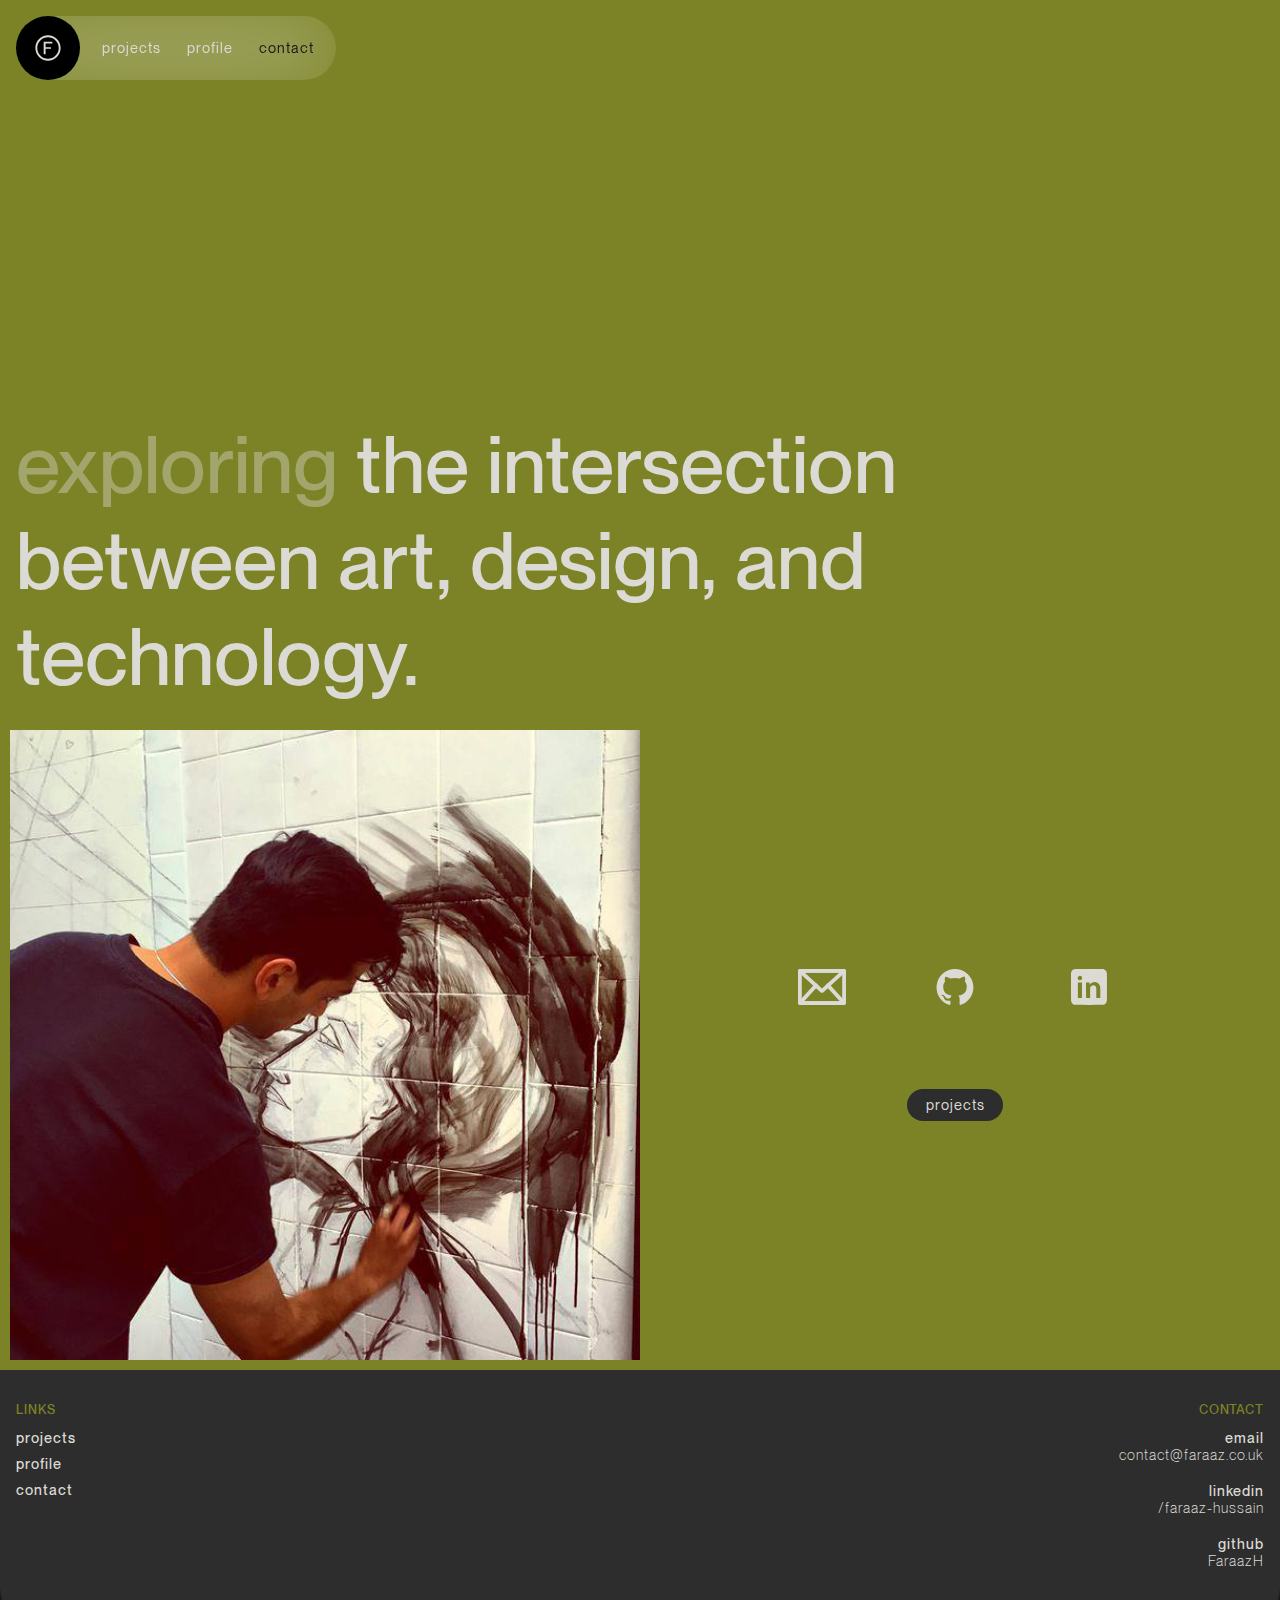
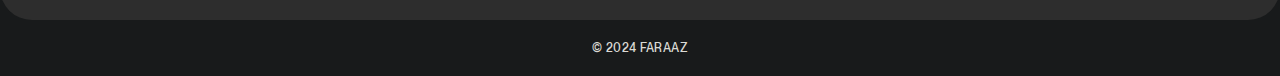
<file: html/contact.html>
<!DOCTYPE html>
<html lang="en">

<head>
    <meta charset="UTF-8">
    <meta http-equiv="X-UA-Compatible" content="IE=edge">
    <meta name="viewport" content="width=device-width, initial-scale=1.0">
    <title>Portfolio</title>
    <link rel="stylesheet" href="/scss/contact.css">
    <link rel="icon" href="/content/logoTab.svg">
</head>

<body>

    <!--NAVIGATION-->
        <nav> 
   
            <svg class="navLogo" xmlns="http://www.w3.org/2000/svg" viewBox="0 0 271.54 271.54">
                <circle cx="135.77" cy="135.77" r="135.77"/>
                <path d="M135.77,189.39c-29.57,0-53.63-24.06-53.63-53.62s24.06-53.63,53.63-53.63,53.63,24.06,53.63,53.63-24.06,53.63-53.63,53.63h0ZM135.77,90.22c-25.12,0-45.55,20.43-45.55,45.55s20.43,45.55,45.55,45.55,45.55-20.43,45.55-45.55-20.44-45.55-45.55-45.55Z" style="fill: #dcdad5;"/>
                <path d="M117.44,162.19v-52.84h36.66v7.02h-28.53v15.89h23.06v7.02h-23.06v22.91h-8.13Z" style="fill: #dcdad5;"/>
            </svg>
         
            <ul class="navLinks">
                <li><a class="homeNav" href="/index.html">projects</a></li>
                <li><a class="profileNav" href="/html/profile.html">profile</a></li>
                <li><a class="contactNav" href="/html/contact.html">contact</a></li>
            </ul>

            <div class="navBackDrop"></div>
        </nav>
               
    <!--MAIN-->
         <main>

        <!--HEADER-->
            <div class="header">
                <div class="headerTop">
                    <div class="headerTopText">
                        <p><span class="exploring">exploring</span> the intersection between art, design, and technology.</p>
                    </div>
                </div>
            </div>

        <!--CONTAINER-->
            <div class="container"></div>

            <!--BASE-->
            <div class="base">

                <!--EXPLORING-->
                    <div class="base1">
                        <div class="base1Image">
                            <img src="/content/photos/10931326_10153291788506081_8447839214613676233_n.png">
                        </div>

                        <div class="base1Text">
                            <div class="base1TextInner">

                                <div class="contactLogos">

                                    <a href="mailto:contact@faraaz.co.uk" class="contactLogo">
                                        <svg class="emailLogo" xmlns="http://www.w3.org/2000/svg" viewBox="0 0 254.65 190.72">
                                            <path d="M244.65,190.72H10c-5.52,0-10-4.48-10-10V10C0,4.48,4.48,0,10,0h234.65c5.52,0,10,4.48,10,10v170.72c0,5.52-4.48,10-10,10ZM20,170.72h214.65V20H30c-5.52,0-10,4.48-10,10v140.72Z"/>
                                            <path d="M159.96,73.5l-14.79,13.45,76.75,83.77H32.73l76.75-83.77-14.8-13.45L2.63,173.96c-1.69,1.84-2.63,4.25-2.63,6.75h0c0,5.53,4.48,10,10,10h234.65c5.52,0,10-4.48,10-10v-3.89l-94.69-103.33Z"/>
                                            <path d="M244.65,0H10C4.48,0,0,4.48,0,10h0c0,2.82,1.19,5.5,3.27,7.4l117.32,106.7c3.81,3.47,9.64,3.47,13.45,0L251.38,17.4c2.08-1.89,3.27-4.58,3.27-7.4h0c0-5.52-4.48-10-10-10ZM35.86,20h182.93l-91.46,83.18L35.86,20Z"/>
                                        </svg>
                                    </a>

                                    <a href="https://github.com/FaraazH" class="contactLogo">
                                        <svg class="githubLogo" xmlns="http://www.w3.org/2000/svg" viewBox="0 0 254.65 190.98">
                                            <path d="M29.51,91.75C34.28,20.93,111.04-22.41,174.31,12.08c51.69,28.19,66.92,96.09,31.86,143.82-10.64,14.48-29.1,29.38-46.56,34.43-3.49,1.01-6.17,1.28-7.77-2.58-.54-9.55.44-19.46-.06-28.97-.36-6.71-1.74-12.78-6.51-17.75,15.84-1.43,32.29-7.46,39.42-22.67,7.28-15.53,7.67-38.76-4.96-51.69,2.37-6.36,2.45-13.45.88-20.01-.24-.99-1.54-5.5-2.11-5.91-1.92-1.41-7.91.57-10.13,1.32-5.86,2-11.16,5.29-16.45,8.41-16.23-3.91-32.67-4.19-48.88.03-8.22-4.43-17.49-10.72-27.26-9.91-3.1,8.53-4.23,17.41-.89,26.07-11.66,12.05-12.01,31.64-6.91,46.76,6.45,19.1,22.57,25.55,41.36,27.78-3.8,3.56-5.19,8.3-6.36,13.21-7.82,2.98-16.53,3.96-23.24-1.95-3.96-3.49-5.61-8.76-9.95-12.2-3.42-2.71-10.18-6.04-14.15-3.07-1.13,2.14,4.83,5.41,6.13,6.5,9.15,7.72,6.9,20.03,20.53,23.79,1.77.49,4.01.83,5.84,1.04,4.91.56,9.91.54,14.7-.76-.74,5.84,1.12,12.86.35,18.5-.96,7.07-7.19,4.39-11.52,2.8-35.4-12.96-60.14-48.56-62.18-85.86v-11.46Z"/>
                                        </svg>
                                    </a>
                                   
                                    <a href="https://www.linkedin.com/in/faraaz-hussain/" class="contactLogo">
                                        <svg class="linkedinLogo" xmlns="http://www.w3.org/2000/svg" viewBox="0 0 254.65 190.98">
                                            <path d="M55.78.12L198.55,0c1.95,0,3.9.15,5.79.62.42.1.83.21,1.24.34,9.89,2.98,16.49,12.32,16.66,22.65.81,47.84.81,96,0,143.85-.17,10.01-6.44,19.09-15.94,22.22-.72.24-1.45.44-2.2.61-51.07.93-102.52.93-153.6,0-1.12-.25-2.21-.59-3.27-.99-8.92-3.43-14.68-12.16-14.9-21.71-1.09-47.71-.13-95.64-.42-143.43-.02-2.75.35-5.51,1.26-8.11,1.96-5.55,5.88-10.18,10.95-13.02,3.55-1.99,7.6-2.9,11.66-2.9ZM77.03,36.6c-13.68,1.87-12.96,22.48,1.44,23.09,17.38.74,16.55-25.56-1.44-23.09ZM187.36,154.34v-51.43c0-2.68-.17-5.37-.67-8-2.29-12.14-9.74-22.93-22.81-25.24-12.85-2.27-25.61,2.62-32.77,13.58l-1.14-12.16h-18.63l.76,83.25h21.29v-51.51c0-12.67,18.23-21.97,27.75-12.16,2.4,2.47,4.95,9.54,4.95,12.92v50.75h21.29ZM90.05,71.1h-21.67v83.25h21.1l.57-.57v-82.68Z"/>
                                        </svg>
                                    </a>
                                   
                                </div>

                                <div class="base1Button">
                                    <a href="/index.html">projects</a>
                                </div>
                            </div>
                        </div>
                    </div>

                <!--CONTACT-->
                    <div class="base2">
                        <div class="base2Text">
                            <div class="baseNav">
                                <p class="baseContactButton">LINKS</p>
                                <li><a class="homeNav" href="/index.html">projects</a></li>
                                <li><a class="profileNav" href="/html/profile.html">profile</a></li>
                                <li><a class="contactNav" href="/html/contact.html">contact</a></li>
                            </div>
                            
                            <div class="baseContact">
                                <p class="baseContactButton">CONTACT</p>

                                <div class="baseContactInner">
                                    <a href="mailto:contact@faraaz.co.uk">email</a>
                                    <p>contact@faraaz.co.uk</p>
                                </div>

                                <div class="baseContactInner">
                                    <a href="https://www.linkedin.com/in/faraaz-hussain/">linkedin</a>
                                    <p>/faraaz-hussain</p>
                                </div>

                                <div class="baseContactInner">
                                    <a href="https://github.com/FaraazH">github</a>
                                    <p>FaraazH</p>
                                </div>
                            </div>
                        </div>
                    </div>

                <!--COPYRIGHT-->
                    <div class="base3">
                        <p class="base3Text">© 2024 FARAAZ</p>
                    </div>
            </div>
    </main>

    <script src="/js/contact.js"></script>
</body>

</html>
</file>
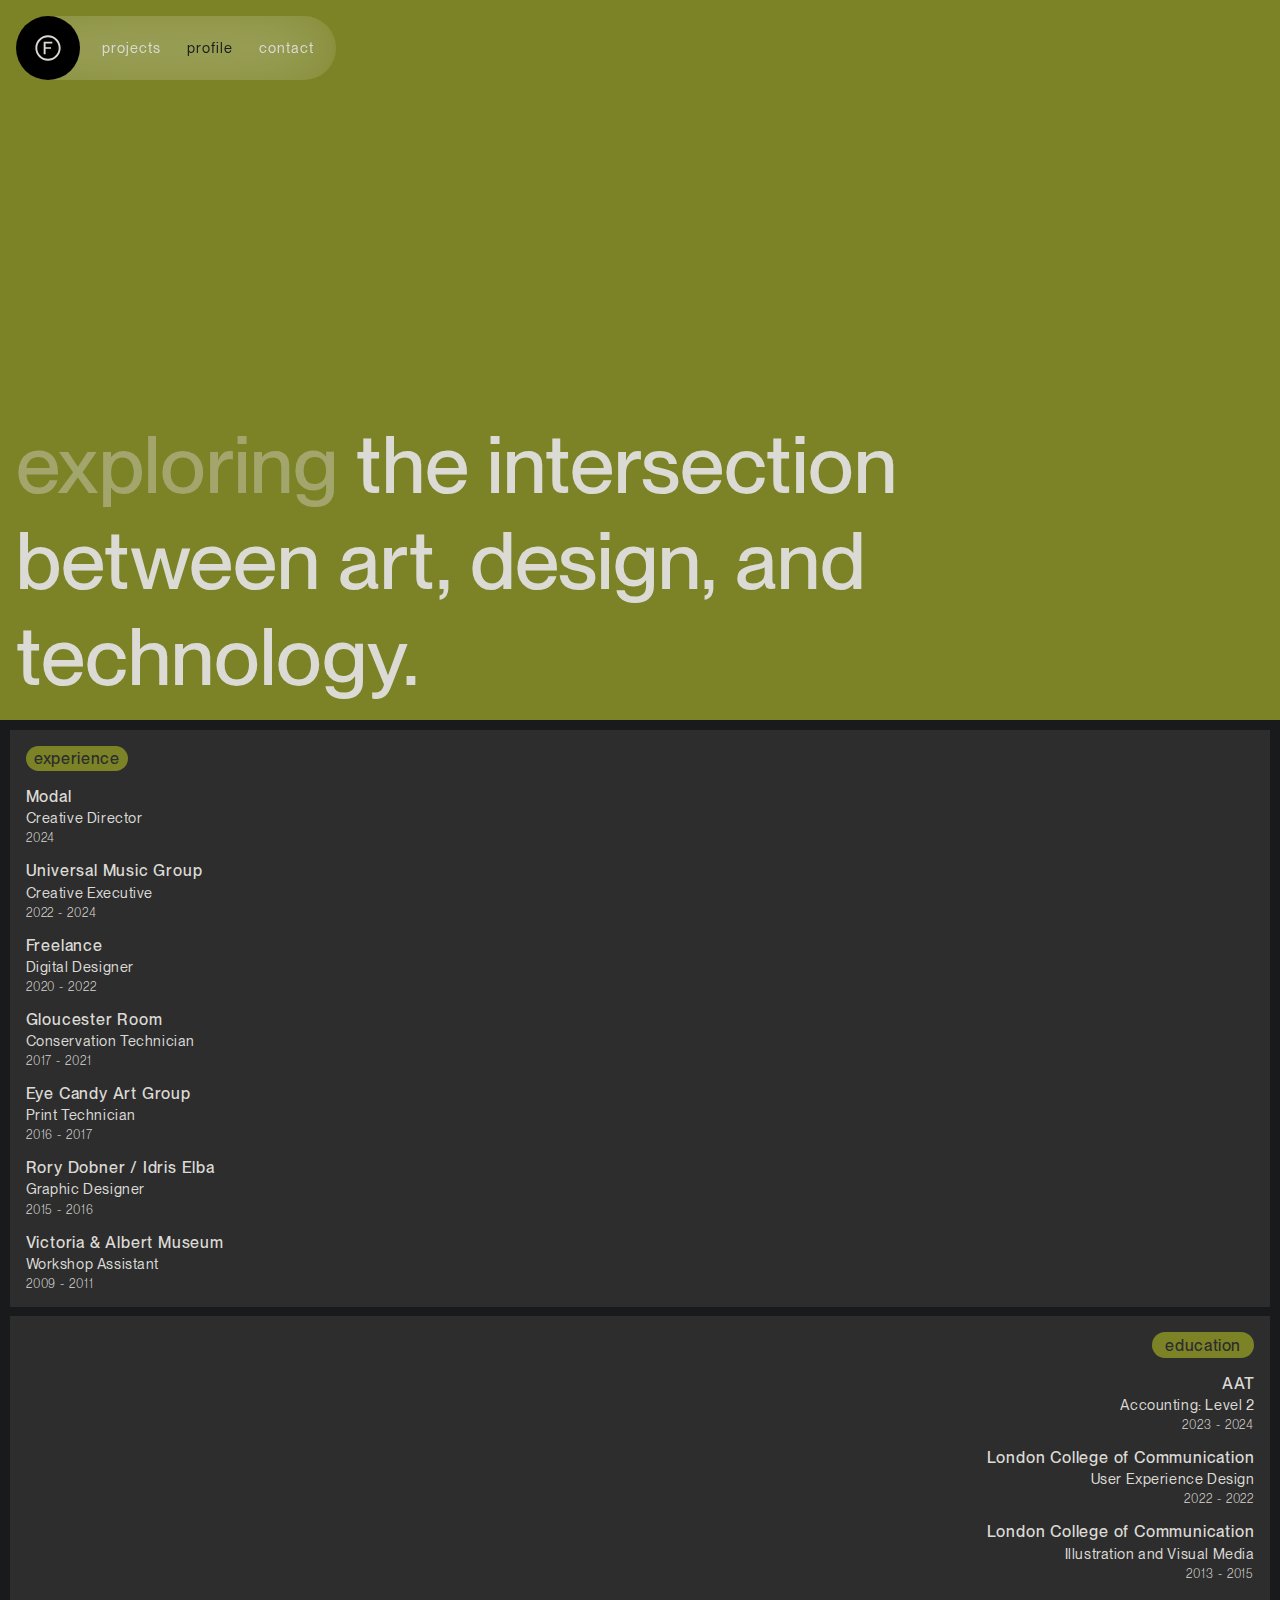
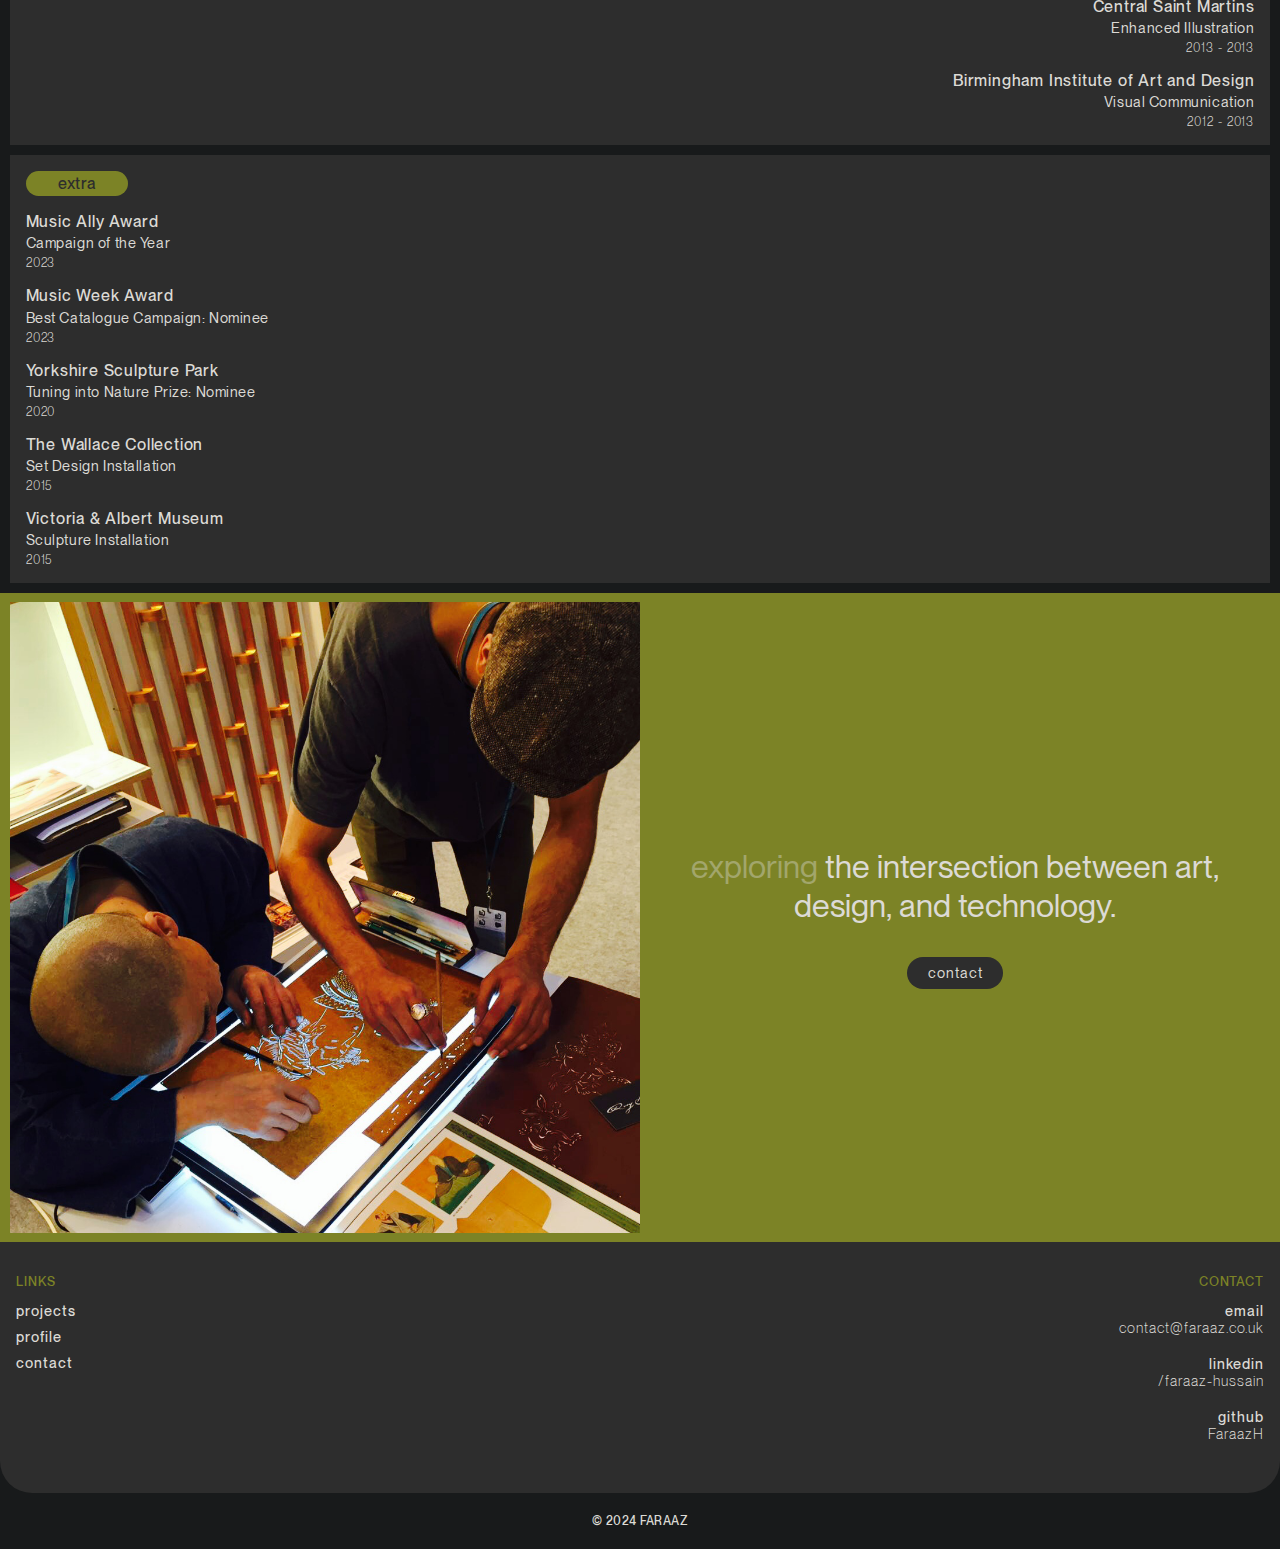
<file: html/profile.html>
<!DOCTYPE html>
<html lang="en">

<head>
    <meta charset="UTF-8">
    <meta http-equiv="X-UA-Compatible" content="IE=edge">
    <meta name="viewport" content="width=device-width, initial-scale=1.0">
    <title>Portfolio</title>
    <link rel="stylesheet" href="/scss/profile.css">
    <link rel="icon" href="/content/logoTab.svg">
</head>

<body>

      <!--NAVIGATION-->
      <nav> 
        <svg class="navLogo" xmlns="http://www.w3.org/2000/svg" viewBox="0 0 271.54 271.54">
            <circle cx="135.77" cy="135.77" r="135.77"/>
            <path d="M135.77,189.39c-29.57,0-53.63-24.06-53.63-53.62s24.06-53.63,53.63-53.63,53.63,24.06,53.63,53.63-24.06,53.63-53.63,53.63h0ZM135.77,90.22c-25.12,0-45.55,20.43-45.55,45.55s20.43,45.55,45.55,45.55,45.55-20.43,45.55-45.55-20.44-45.55-45.55-45.55Z" style="fill: #dcdad5;"/>
            <path d="M117.44,162.19v-52.84h36.66v7.02h-28.53v15.89h23.06v7.02h-23.06v22.91h-8.13Z" style="fill: #dcdad5;"/>
        </svg>
     
        <ul class="navLinks">
            <li><a class="homeNav" href="/index.html">projects</a></li>
            <li><a class="profileNav" href="/html/profile.html">profile</a></li>
            <li><a class="contactNav" href="/html/contact.html">contact</a></li>
        </ul>

        <div class="navBackDrop"></div>
    </nav>
               
    <!--MAIN-->
         <main>

        <!--HEADER-->
            <div class="header">
                <div class="headerTop">
                    <div class="headerTopText">
                        <p><span class="exploring">exploring</span> the intersection between art, design, and technology.</p>
                    </div>
                </div>
            </div>

        <!--CONTAINER-->
            <div class="container">
                <div class="containerInner">

                    <div class="con">

                        <!--EXPERIENCE-->
                        <div class="conBlock con1">

                            <div class="titleButton">
                                <p class="titleText">experience</p>
                            </div>

                            <div class="textCon">
                                <div class="subjectCon">
                                    <p class="subjectHeader">Modal</p>
                                    <p class="subjectText">Creative Director</p>
                                    <p class="subjectDate">2024</p>
                                </div>

                                <div class="subjectCon">
                                    <p class="subjectHeader">Universal Music Group</p>
                                    <p class="subjectText">Creative Executive</p>
                                    <p class="subjectDate">2022 - 2024</p>
                                </div>

                                <div class="subjectCon">
                                    <p class="subjectHeader">Freelance</p>
                                    <p class="subjectText">Digital Designer</p>
                                    <p class="subjectDate">2020 - 2022</p>
                                </div>

                                <div class="subjectCon">
                                    <p class="subjectHeader">Gloucester Room</p>
                                    <p class="subjectText">Conservation Technician</p>
                                    <p class="subjectDate">2017 - 2021</p>
                                </div>

                                <div class="subjectCon">
                                    <p class="subjectHeader">Eye Candy Art Group</p>
                                    <p class="subjectText">Print Technician</p>
                                    <p class="subjectDate">2016 - 2017</p>
                                </div>

                                <div class="subjectCon">
                                    <p class="subjectHeader">Rory Dobner / Idris Elba</p>
                                    <p class="subjectText">Graphic Designer</p>
                                    <p class="subjectDate">2015 - 2016</p>
                                </div>

                                <div class="subjectCon">
                                    <p class="subjectHeader">Victoria & Albert Museum</p>
                                    <p class="subjectText">Workshop Assistant</p>
                                    <p class="subjectDate">2009 - 2011</p>
                                </div>
                            </div>
                        </div>

                        <!--EDUCATION-->
                        <div class="conBlock con2">

                            <div class="titleButton">
                                <p class="titleText">education</p>
                            </div>

                            <div class="textCon">
                                <div class="subjectCon">
                                    <p class="subjectHeader">AAT</p>
                                    <p class="subjectText">Accounting: Level 2</p>
                                    <p class="subjectDate">2023 - 2024</p>
                                </div>

                                <div class="subjectCon">
                                    <p class="subjectHeader">London College of Communication</p>
                                    <p class="subjectText">User Experience Design</p>
                                    <p class="subjectDate">2022 - 2022</p>
                                </div>

                                <div class="subjectCon">
                                    <p class="subjectHeader">London College of Communication</p>
                                    <p class="subjectText">Illustration and Visual Media</p>
                                    <p class="subjectDate">2013 - 2015</p>
                                </div>

                                <div class="subjectCon">
                                    <p class="subjectHeader">Central Saint Martins</p>
                                    <p class="subjectText">Enhanced Illustration</p>
                                    <p class="subjectDate">2013 - 2013</p>
                                </div>

                                <div class="subjectCon">
                                    <p class="subjectHeader">Birmingham Institute of Art and Design</p>
                                    <p class="subjectText">Visual Communication</p>
                                    <p class="subjectDate">2012 - 2013</p>
                                </div>
                            </div>
                        
                        </div>
    
                        <!--EXTRA-->
                        <div class="conBlock con3">

                            <div class="titleButton">
                                <p class="titleText">extra</p>
                            </div>

                            <div class="textCon">
                                <div class="subjectCon">
                                    <p class="subjectHeader">Music Ally Award</p>
                                    <p class="subjectText">Campaign of the Year</p>
                                    <p class="subjectDate">2023</p>
                                </div>

                                <div class="subjectCon">
                                    <p class="subjectHeader">Music Week Award</p>
                                    <p class="subjectText">Best Catalogue Campaign: Nominee</p>
                                    <p class="subjectDate">2023</p>
                                </div>

                                <div class="subjectCon">
                                    <p class="subjectHeader">Yorkshire Sculpture Park</p>
                                    <p class="subjectText">Tuning into Nature Prize: Nominee</p>
                                    <p class="subjectDate">2020</p>
                                </div>

                                <div class="subjectCon">
                                    <p class="subjectHeader">The Wallace Collection</p>
                                    <p class="subjectText">Set Design Installation</p>
                                    <p class="subjectDate">2015</p>
                                </div>

                                <div class="subjectCon">
                                    <p class="subjectHeader">Victoria & Albert Museum</p>
                                    <p class="subjectText">Sculpture Installation</p>
                                    <p class="subjectDate">2015</p>
                                </div>
                            </div>
        
                    </div>

                    </div>
            </div>

            <!--BASE-->
            <div class="base">

                <!--EXPLORING-->
                    <div class="base1">
                        <div class="base1Image">
                            <img src="/content/photos/Artboard 1.png">
                        </div>

                        <div class="base1Text">
                            <div class="base1TextInner">
                                <p class="base1Description"><span class="exploring">exploring</span> the intersection between art, design, and technology.</p>
                                <div class="base1Button">
                                    <a href="/html/contact.html">contact</a>
                                </div>
                            </div>
                        </div>
                    </div>

                <!--CONTACT-->
                    <div class="base2">
                        <div class="base2Text">
                            <div class="baseNav">
                                <p class="baseContactButton">LINKS</p>
                                <li><a class="homeNav" href="/index.html">projects</a></li>
                                <li><a class="profileNav" href="/html/profile.html">profile</a></li>
                                <li><a class="contactNav" href="/html/contact.html">contact</a></li>
                            </div>
                            
                            <div class="baseContact">
                                <p class="baseContactButton">CONTACT</p>

                                <div class="baseContactInner">
                                    <a href="mailto:contact@faraaz.co.uk">email</a>
                                    <p>contact@faraaz.co.uk</p>
                                </div>

                                <div class="baseContactInner">
                                    <a href="https://www.linkedin.com/in/faraaz-hussain/">linkedin</a>
                                    <p>/faraaz-hussain</p>
                                </div>

                                <div class="baseContactInner">
                                    <a href="https://github.com/FaraazH">github</a>
                                    <p>FaraazH</p>
                                </div>
                            </div>
                        </div>
                    </div>

                <!--COPYRIGHT-->
                    <div class="base3">
                        <p class="base3Text">© 2024 FARAAZ</p>
                    </div>
            </div>
    </main>

    <script src="/js/profile.js"></script>
</body>

</html>
</file>
<file: scss/contact.css>
@font-face {
  font-family: "Thin";
  src: url("/content/fonts/PPNeueMontreal-Thin.woff2") format("woff2");
}
@font-face {
  font-family: "Light";
  src: url("/content/fonts/PPNeueMontreal-Light.woff2") format("woff2");
}
@font-face {
  font-family: "Medium";
  src: url("/content/fonts/PPNeueMontreal-Medium.woff2") format("woff2");
}
@font-face {
  font-family: "Regular";
  src: url("/content/fonts/PPNeueMontreal-Regular.woff2") format("woff2");
}
@font-face {
  font-family: "Bold";
  src: url("/content/fonts/PPNeueMontreal-Bold.woff2") format("woff2");
}
* {
  margin: 0;
  padding: 0;
  box-sizing: border-box;
  text-decoration: none;
}

html, body {
  background-color: #181a1b;
  -webkit-tap-highlight-color: rgba(255, 255, 255, 0);
  -webkit-user-select: none;
     -moz-user-select: none;
          user-select: none;
  width: 100%;
}

::-webkit-scrollbar {
  display: none;
}

nav {
  position: fixed;
  z-index: 2;
  margin-top: 1em;
  margin-left: 1em;
  width: 20em;
  display: grid;
  grid-template-columns: 4em 1fr;
  border-radius: 2em;
}
nav .navLogo {
  width: 4em;
}
nav .navLinks {
  padding: 0em 1.4em 0em;
  display: flex;
  flex-direction: row;
  align-items: center;
  justify-content: space-between;
  list-style: none;
}
nav .navLinks li a {
  color: #dcdad5;
  font-family: regular;
  letter-spacing: 0.07em;
  font-size: 0.9em;
}
nav .navLinks li .contactFill {
  color: #181a1b;
}
nav .navBackDrop {
  position: fixed;
  z-index: -1;
  width: 20em;
  height: 4em;
  border-radius: 2em;
  background: inherit;
  overflow: hidden;
}
nav .navBackDrop:before {
  content: "";
  position: absolute;
  z-index: -1;
  top: 0;
  left: 0;
  right: 0;
  bottom: 0;
  background: inherit;
  box-shadow: inset 0 0 2000px rgba(255, 255, 255, 0.5);
  filter: blur(40px);
  margin: -5px;
}

main .header {
  width: 100%;
  height: 30em;
}
main .header .headerTop {
  width: 100%;
  height: 100%;
  background-color: #7c8326;
  padding: 1em;
}
main .header .headerTop .headerTopText {
  width: 100%;
  height: 100%;
  display: flex;
  flex-direction: column;
  justify-content: end;
}
main .header .headerTop .headerTopText .exploring {
  color: #a2a66c;
  font-family: medium;
}
main .header .headerTop .headerTopText p {
  color: #dcdad5;
  font-family: medium;
  font-size: 2.8em;
}
main .base .base1 {
  background-color: #7c8326;
  display: grid;
  grid-template-columns: 1fr;
  padding: 0.6em;
}
main .base .base1 .base1Image img {
  width: 100%;
  display: block;
}
main .base .base1 .base1Text {
  padding: 3em;
}
main .base .base1 .base1Text .base1TextInner {
  width: 100%;
  display: flex;
  flex-direction: column;
  align-items: center;
  justify-content: space-between;
}
main .base .base1 .base1Text .base1TextInner .contactLogos {
  width: 100%;
  display: flex;
  flex-direction: row;
  justify-content: space-around;
  align-items: center;
}
main .base .base1 .base1Text .base1TextInner .contactLogo {
  width: 100%;
  max-width: 2.5em;
  margin-bottom: 3em;
  fill: #dcdad5;
}
main .base .base1 .base1Text .base1TextInner .base1Description {
  font-family: regular;
  text-align: center;
  color: #dcdad5;
  font-size: 1.5em;
  margin-bottom: 1em;
}
main .base .base1 .base1Text .base1TextInner .base1Description .exploring {
  color: #a2a66c;
}
main .base .base1 .base1Text .base1TextInner .base1Button {
  width: 5.8em;
  height: 2em;
  display: flex;
  flex-direction: column;
  justify-content: center;
  align-items: center;
  background-color: #2d2d2d;
  border-radius: 1em;
}
main .base .base1 .base1Text .base1TextInner .base1Button a {
  font-size: 0.9em;
  color: #dcdad5;
  font-family: regular;
  letter-spacing: 0.05em;
}
main .base .base2 {
  background-color: #2d2d2d;
  border-bottom-left-radius: 2em;
  border-bottom-right-radius: 2em;
  padding: 0.6em;
  padding-top: 1em;
}
main .base .base2 .base2Text {
  list-style: none;
  display: grid;
  grid-template-columns: 1fr 1fr;
}
main .base .base2 .base2Text .baseNav .baseContactButton {
  margin-bottom: 1em;
  font-size: 0.7em;
  color: #7c8326;
  font-family: medium;
  letter-spacing: 0.07em;
}
main .base .base2 .base2Text .baseNav li {
  margin-bottom: 0.5em;
}
main .base .base2 .base2Text .baseNav li a {
  font-size: 0.8em;
  color: #dcdad5;
  font-family: regular;
  letter-spacing: 0.07em;
}
main .base .base2 .base2Text .baseContact {
  display: flex;
  flex-direction: column;
  justify-content: center;
  align-items: end;
}
main .base .base2 .base2Text .baseContact .baseContactButton {
  margin-bottom: 1em;
  font-size: 0.7em;
  color: #7c8326;
  font-family: medium;
  letter-spacing: 0.07em;
}
main .base .base2 .base2Text .baseContact .baseContactInner {
  margin-bottom: 1em;
  display: flex;
  flex-direction: column;
  justify-content: center;
  align-items: end;
}
main .base .base2 .base2Text .baseContact .baseContactInner a {
  font-size: 0.8em;
  color: #dcdad5;
  font-family: regular;
  letter-spacing: 0.07em;
}
main .base .base2 .base2Text .baseContact .baseContactInner p {
  margin-bottom: 0.2em;
  font-size: 0.8em;
  color: #dcdad5;
  font-family: light;
  letter-spacing: 0.07em;
  text-decoration: none;
}
main .base .base3 {
  height: 7em;
  display: flex;
  flex-direction: row;
  justify-content: center;
  align-items: center;
}
main .base .base3 .base3Text {
  color: #dcdad5;
  font-family: regular;
  font-size: 0.75em;
  letter-spacing: 0.07em;
}

@media (min-width: 700px) {
  nav .navLinks {
    padding: 0em 1.4em 0em;
    display: flex;
    flex-direction: row;
    align-items: center;
    justify-content: space-between;
    list-style: none;
  }
  nav .navLinks li a:hover {
    color: #181a1b;
  }
  main .header {
    height: 45em;
  }
  main .header .headerTop .headerTopText {
    max-width: 900px;
  }
  main .header .headerTop .headerTopText p {
    font-size: 5em;
  }
  main .base .base1 {
    grid-template-columns: 1fr 1fr;
    align-items: center;
  }
  main .base .base1 .base1Text .base1TextInner .contactLogos {
    width: 75%;
    max-width: 35em;
    display: flex;
    flex-direction: row;
    justify-content: space-around;
    align-items: center;
  }
  main .base .base1 .base1Text .base1TextInner .contactLogo {
    width: 20%;
    max-width: 3em;
    margin-bottom: 5em;
    fill: #dcdad5;
  }
  main .base .base1 .base1Text .base1TextInner .contactLogo a:hover, main .base .base1 .base1Text .base1TextInner .contactLogo svg:hover {
    fill: #2d2d2d;
  }
  main .base .base1 .base1Text .base1TextInner .base1Description {
    font-size: 2em;
  }
  main .base .base1 .base1Text .base1TextInner .base1Button {
    width: 6em;
    height: 2em;
  }
  main .base .base1 .base1Text .base1TextInner .base1Button a {
    font-size: 0.9em;
    color: #dcdad5;
    font-family: regular;
    letter-spacing: 0.07em;
  }
  main .base .base1 .base1Text .base1TextInner .base1Button:hover {
    background-color: #dcdad5;
    cursor: pointer;
  }
  main .base .base1 .base1Text .base1TextInner .base1Button:hover a {
    color: #2d2d2d;
  }
  main .base .base2 {
    padding: 1em;
    padding-top: 2em;
    padding-bottom: 2em;
  }
  main .base .base2 .base2Text .baseNav .baseContactButton {
    font-size: 0.8em;
  }
  main .base .base2 .base2Text .baseNav li a {
    font-size: 0.9em;
    font-family: medium;
  }
  main .base .base2 .base2Text .baseNav li a:hover {
    color: #7c8326;
  }
  main .base .base2 .base2Text .baseContact .baseContactButton {
    font-size: 0.8em;
  }
  main .base .base2 .base2Text .baseContact .baseContactInner:hover {
    cursor: pointer;
  }
  main .base .base2 .base2Text .baseContact .baseContactInner a {
    font-size: 0.9em;
    font-family: medium;
    letter-spacing: 0.07em;
  }
  main .base .base2 .base2Text .baseContact .baseContactInner a:hover {
    color: #7c8326;
  }
  main .base .base2 .base2Text .baseContact .baseContactInner p {
    font-size: 0.9em;
    font-family: light;
    letter-spacing: 0.07em;
  }
  main .base .base3 {
    height: 3.5em;
  }
  main .base .base3 .base3Text {
    font-family: medium;
    font-size: 0.75em;
    letter-spacing: 0.04em;
  }
}/*# sourceMappingURL=contact.css.map */
</file>
<file: scss/profile.css>
@font-face {
  font-family: "Thin";
  src: url("/content/fonts/PPNeueMontreal-Thin.woff2") format("woff2");
}
@font-face {
  font-family: "Light";
  src: url("/content/fonts/PPNeueMontreal-Light.woff2") format("woff2");
}
@font-face {
  font-family: "Medium";
  src: url("/content/fonts/PPNeueMontreal-Medium.woff2") format("woff2");
}
@font-face {
  font-family: "Regular";
  src: url("/content/fonts/PPNeueMontreal-Regular.woff2") format("woff2");
}
@font-face {
  font-family: "Bold";
  src: url("/content/fonts/PPNeueMontreal-Bold.woff2") format("woff2");
}
* {
  margin: 0;
  padding: 0;
  box-sizing: border-box;
  text-decoration: none;
}

html, body {
  background-color: #181a1b;
  -webkit-tap-highlight-color: rgba(255, 255, 255, 0);
  -webkit-user-select: none;
     -moz-user-select: none;
          user-select: none;
  width: 100%;
}

::-webkit-scrollbar {
  display: none;
}

nav {
  position: fixed;
  z-index: 2;
  margin-top: 1em;
  margin-left: 1em;
  width: 20em;
  display: grid;
  grid-template-columns: 4em 1fr;
  border-radius: 2em;
}
nav .navLogo {
  width: 4em;
}
nav .navLinks {
  padding: 0em 1.4em 0em;
  display: flex;
  flex-direction: row;
  align-items: center;
  justify-content: space-between;
  list-style: none;
}
nav .navLinks li a {
  color: #dcdad5;
  font-family: regular;
  letter-spacing: 0.07em;
  font-size: 0.9em;
}
nav .navLinks li .contactFill {
  color: #181a1b;
}
nav .navBackDrop {
  position: fixed;
  z-index: -1;
  width: 20em;
  height: 4em;
  border-radius: 2em;
  background: inherit;
  overflow: hidden;
}
nav .navBackDrop:before {
  content: "";
  position: absolute;
  z-index: -1;
  top: 0;
  left: 0;
  right: 0;
  bottom: 0;
  background: inherit;
  box-shadow: inset 0 0 2000px rgba(255, 255, 255, 0.5);
  filter: blur(40px);
  margin: -5px;
}

main .header {
  width: 100%;
  height: 30em;
}
main .header .headerTop {
  width: 100%;
  height: 100%;
  background-color: #7c8326;
  padding: 1em;
}
main .header .headerTop .headerTopText {
  width: 100%;
  height: 100%;
  display: flex;
  flex-direction: column;
  justify-content: end;
}
main .header .headerTop .headerTopText .exploring {
  color: #a2a66c;
  font-family: medium;
}
main .header .headerTop .headerTopText p {
  color: #dcdad5;
  font-family: medium;
  font-size: 2.8em;
}
main .container .containerInner {
  margin: 0.6em;
}
main .container .containerInner .con .conBlock {
  padding: 1em;
  margin-bottom: 0.6em;
  background-color: #2d2d2d;
  display: flex;
  flex-direction: column;
  align-items: start;
}
main .container .containerInner .con .conBlock .titleButton {
  height: 1.5em;
  padding: 0.8em;
  display: flex;
  flex-direction: row;
  justify-content: center;
  align-items: center;
  border-radius: 1em;
  color: #2d2d2d;
  background-color: #7c8326;
}
main .container .containerInner .con .conBlock .titleButton .titleText {
  font-family: medium;
  font-size: 0.9em;
}
main .container .containerInner .con .conBlock .textCon {
  color: #dcdad5;
}
main .container .containerInner .con .conBlock .textCon .subjectCon {
  margin-top: 1em;
}
main .container .containerInner .con .conBlock .textCon .subjectCon .subjectHeader {
  font-family: medium;
  font-size: 1em;
  letter-spacing: 0.04em;
  margin-bottom: 0.2em;
}
main .container .containerInner .con .conBlock .textCon .subjectCon .subjectText {
  font-family: regular;
  font-size: 0.9em;
  letter-spacing: 0.04em;
  margin-bottom: 0.2em;
}
main .container .containerInner .con .conBlock .textCon .subjectCon .subjectDate {
  font-family: light;
  font-size: 0.7em;
  letter-spacing: 0.05em;
}
main .container .containerInner .con .con2 {
  padding: 1em;
  margin-bottom: 0.6em;
  background-color: #2d2d2d;
  display: flex;
  flex-direction: column;
  align-items: end;
}
main .container .containerInner .con .con2 .textCon {
  text-align: right;
}
main .base .base1 {
  background-color: #7c8326;
  display: grid;
  grid-template-columns: 1fr;
  padding: 0.6em;
}
main .base .base1 .base1Image img {
  width: 100%;
  display: block;
}
main .base .base1 .base1Text {
  padding: 3em;
}
main .base .base1 .base1Text .base1TextInner {
  width: 100%;
  display: flex;
  flex-direction: column;
  align-items: center;
  justify-content: space-between;
}
main .base .base1 .base1Text .base1TextInner .base1Description {
  font-family: regular;
  text-align: center;
  color: #dcdad5;
  font-size: 1.5em;
  margin-bottom: 1em;
}
main .base .base1 .base1Text .base1TextInner .base1Description .exploring {
  color: #a2a66c;
}
main .base .base1 .base1Text .base1TextInner .base1Button {
  width: 5.8em;
  height: 2em;
  display: flex;
  flex-direction: column;
  justify-content: center;
  align-items: center;
  background-color: #2d2d2d;
  border-radius: 1em;
}
main .base .base1 .base1Text .base1TextInner .base1Button a {
  font-size: 0.9em;
  color: #dcdad5;
  font-family: regular;
  letter-spacing: 0.05em;
}
main .base .base2 {
  background-color: #2d2d2d;
  border-bottom-left-radius: 2em;
  border-bottom-right-radius: 2em;
  padding: 0.6em;
  padding-top: 1em;
}
main .base .base2 .base2Text {
  list-style: none;
  display: grid;
  grid-template-columns: 1fr 1fr;
}
main .base .base2 .base2Text .baseNav .baseContactButton {
  margin-bottom: 1em;
  font-size: 0.7em;
  color: #7c8326;
  font-family: medium;
  letter-spacing: 0.07em;
}
main .base .base2 .base2Text .baseNav li {
  margin-bottom: 0.5em;
}
main .base .base2 .base2Text .baseNav li a {
  font-size: 0.8em;
  color: #dcdad5;
  font-family: regular;
  letter-spacing: 0.07em;
}
main .base .base2 .base2Text .baseContact {
  display: flex;
  flex-direction: column;
  justify-content: center;
  align-items: end;
}
main .base .base2 .base2Text .baseContact .baseContactButton {
  margin-bottom: 1em;
  font-size: 0.7em;
  color: #7c8326;
  font-family: medium;
  letter-spacing: 0.07em;
}
main .base .base2 .base2Text .baseContact .baseContactInner {
  margin-bottom: 1em;
  display: flex;
  flex-direction: column;
  justify-content: center;
  align-items: end;
}
main .base .base2 .base2Text .baseContact .baseContactInner p {
  margin-bottom: 0.2em;
  font-size: 0.8em;
  color: #dcdad5;
  font-family: regular;
  letter-spacing: 0.07em;
}
main .base .base2 .base2Text .baseContact .baseContactInner a {
  font-size: 0.8em;
  color: #dcdad5;
  font-family: light;
  letter-spacing: 0.07em;
}
main .base .base3 {
  height: 7em;
  display: flex;
  flex-direction: row;
  justify-content: center;
  align-items: center;
}
main .base .base3 .base3Text {
  color: #dcdad5;
  font-family: regular;
  font-size: 0.75em;
  letter-spacing: 0.07em;
}

@media (min-width: 700px) {
  nav .navLinks {
    padding: 0em 1.4em 0em;
    display: flex;
    flex-direction: row;
    align-items: center;
    justify-content: space-between;
    list-style: none;
  }
  nav .navLinks li a:hover {
    color: #181a1b;
  }
  main .header {
    height: 45em;
  }
  main .header .headerTop .headerTopText {
    max-width: 900px;
  }
  main .header .headerTop .headerTopText p {
    font-size: 5em;
  }
  main .container .containerInner .con .conBlock .titleButton {
    height: 1.5em;
    width: 6.4em;
  }
  main .container .containerInner .con .conBlock .titleButton .titleText {
    font-family: medium;
    font-size: 1em;
    letter-spacing: 0.04em;
  }
  main .container .containerInner .con .conBlock .textCon {
    color: #dcdad5;
  }
  main .container .containerInner .con .conBlock .textCon .subjectCon {
    margin-top: 1em;
  }
  main .container .containerInner .con .conBlock .textCon .subjectCon .subjectHeader {
    font-family: medium;
    font-size: 1em;
    letter-spacing: 0.05em;
    margin-bottom: 0.2em;
  }
  main .container .containerInner .con .conBlock .textCon .subjectCon .subjectText {
    font-family: regular;
    font-size: 0.9em;
    letter-spacing: 0.04em;
    margin-bottom: 0.35em;
  }
  main .container .containerInner .con .conBlock .textCon .subjectCon .subjectDate {
    font-family: light;
    font-size: 0.75em;
    letter-spacing: 0.08em;
  }
  main .base .base1 {
    grid-template-columns: 1fr 1fr;
    align-items: center;
  }
  main .base .base1 .base1Text .base1TextInner .contactLogos {
    width: 75%;
    max-width: 35em;
    display: flex;
    flex-direction: row;
    justify-content: space-around;
    align-items: center;
  }
  main .base .base1 .base1Text .base1TextInner .contactLogo {
    width: 20%;
    max-width: 3em;
    margin-bottom: 5em;
    fill: #dcdad5;
  }
  main .base .base1 .base1Text .base1TextInner .contactLogo a:hover, main .base .base1 .base1Text .base1TextInner .contactLogo svg:hover {
    fill: #2d2d2d;
  }
  main .base .base1 .base1Text .base1TextInner .base1Description {
    font-size: 2em;
  }
  main .base .base1 .base1Text .base1TextInner .base1Button {
    width: 6em;
    height: 2em;
  }
  main .base .base1 .base1Text .base1TextInner .base1Button a {
    font-size: 0.9em;
    color: #dcdad5;
    font-family: regular;
    letter-spacing: 0.07em;
  }
  main .base .base1 .base1Text .base1TextInner .base1Button:hover {
    background-color: #dcdad5;
    cursor: pointer;
  }
  main .base .base1 .base1Text .base1TextInner .base1Button:hover a {
    color: #2d2d2d;
  }
  main .base .base2 {
    padding: 1em;
    padding-top: 2em;
    padding-bottom: 2em;
  }
  main .base .base2 .base2Text .baseNav .baseContactButton {
    font-size: 0.8em;
  }
  main .base .base2 .base2Text .baseNav li a {
    font-size: 0.9em;
    font-family: medium;
  }
  main .base .base2 .base2Text .baseNav li a:hover {
    color: #7c8326;
  }
  main .base .base2 .base2Text .baseContact .baseContactButton {
    font-size: 0.8em;
  }
  main .base .base2 .base2Text .baseContact .baseContactInner:hover {
    cursor: pointer;
  }
  main .base .base2 .base2Text .baseContact .baseContactInner a {
    font-size: 0.9em;
    font-family: medium;
    letter-spacing: 0.07em;
  }
  main .base .base2 .base2Text .baseContact .baseContactInner a:hover {
    color: #7c8326;
  }
  main .base .base2 .base2Text .baseContact .baseContactInner p {
    font-size: 0.9em;
    font-family: light;
    letter-spacing: 0.07em;
  }
  main .base .base3 {
    height: 3.5em;
  }
  main .base .base3 .base3Text {
    font-family: medium;
    font-size: 0.75em;
    letter-spacing: 0.04em;
  }
}/*# sourceMappingURL=profile.css.map */
</file>
